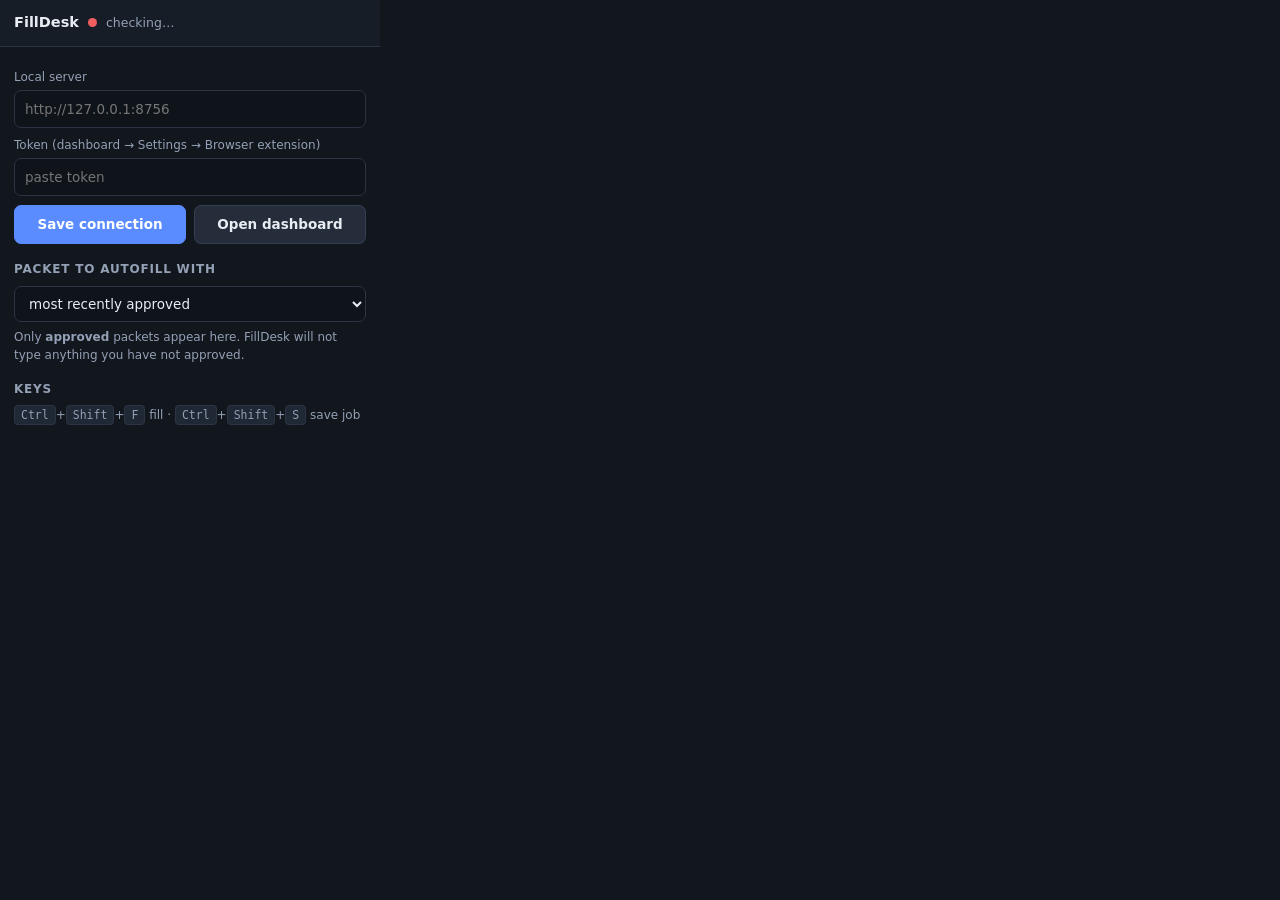
<file: extension/popup.html>
<!doctype html>
<html>
<head>
<meta charset="utf-8">
<title>FillDesk</title>
<link rel="stylesheet" href="popup.css">
</head>
<body>
<header>
  <span class="logo">FillDesk</span>
  <span id="dot" class="dot"></span>
  <span id="status" class="status">checking…</span>
</header>

<main>
  <section id="conn">
    <label>Local server</label>
    <input id="server" placeholder="http://127.0.0.1:8756">
    <label>Token (dashboard → Settings → Browser extension)</label>
    <input id="token" type="password" placeholder="paste token">
    <div class="row">
      <button id="save" class="pri">Save connection</button>
      <button id="dash">Open dashboard</button>
    </div>
  </section>

  <section id="page" class="hidden">
    <h2>This page</h2>
    <div class="row">
      <button id="fill" class="pri">Fill application</button>
      <button id="preview">Preview</button>
    </div>
    <div class="row">
      <button id="savejob">Save this job</button>
      <button id="next">Next page</button>
    </div>
    <div class="row">
      <button id="togglepanel">Toggle panel on page</button>
    </div>
    <div id="pageinfo" class="muted"></div>
  </section>

  <section id="packets">
    <h2>Packet to autofill with</h2>
    <select id="packet"><option value="">most recently approved</option></select>
    <p class="muted">Only <strong>approved</strong> packets appear here. FillDesk will not type anything you have not approved.</p>
    <div id="counts" class="muted"></div>
  </section>

  <section>
    <h2>Keys</h2>
    <p class="muted"><kbd>Ctrl</kbd>+<kbd>Shift</kbd>+<kbd>F</kbd> fill · <kbd>Ctrl</kbd>+<kbd>Shift</kbd>+<kbd>S</kbd> save job</p>
  </section>
</main>

<script src="popup.js"></script>
</body>
</html>
</file>
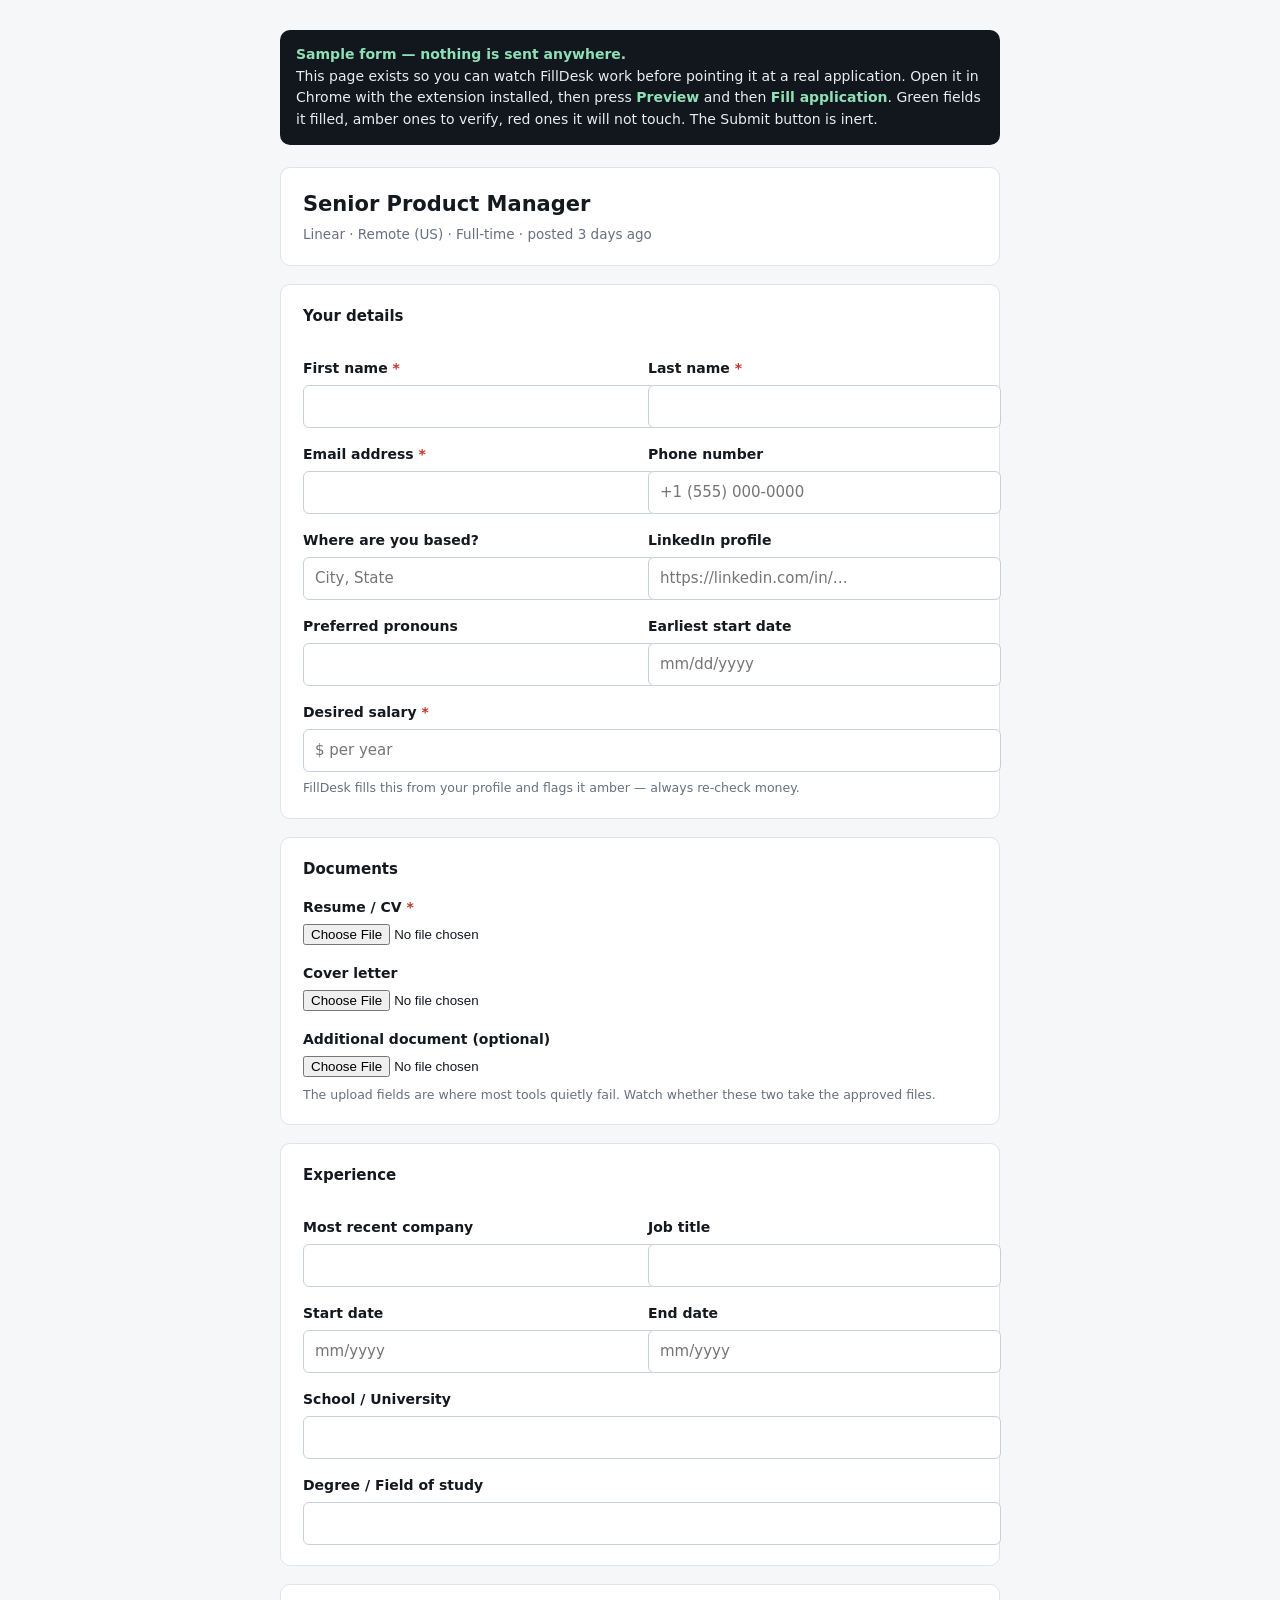
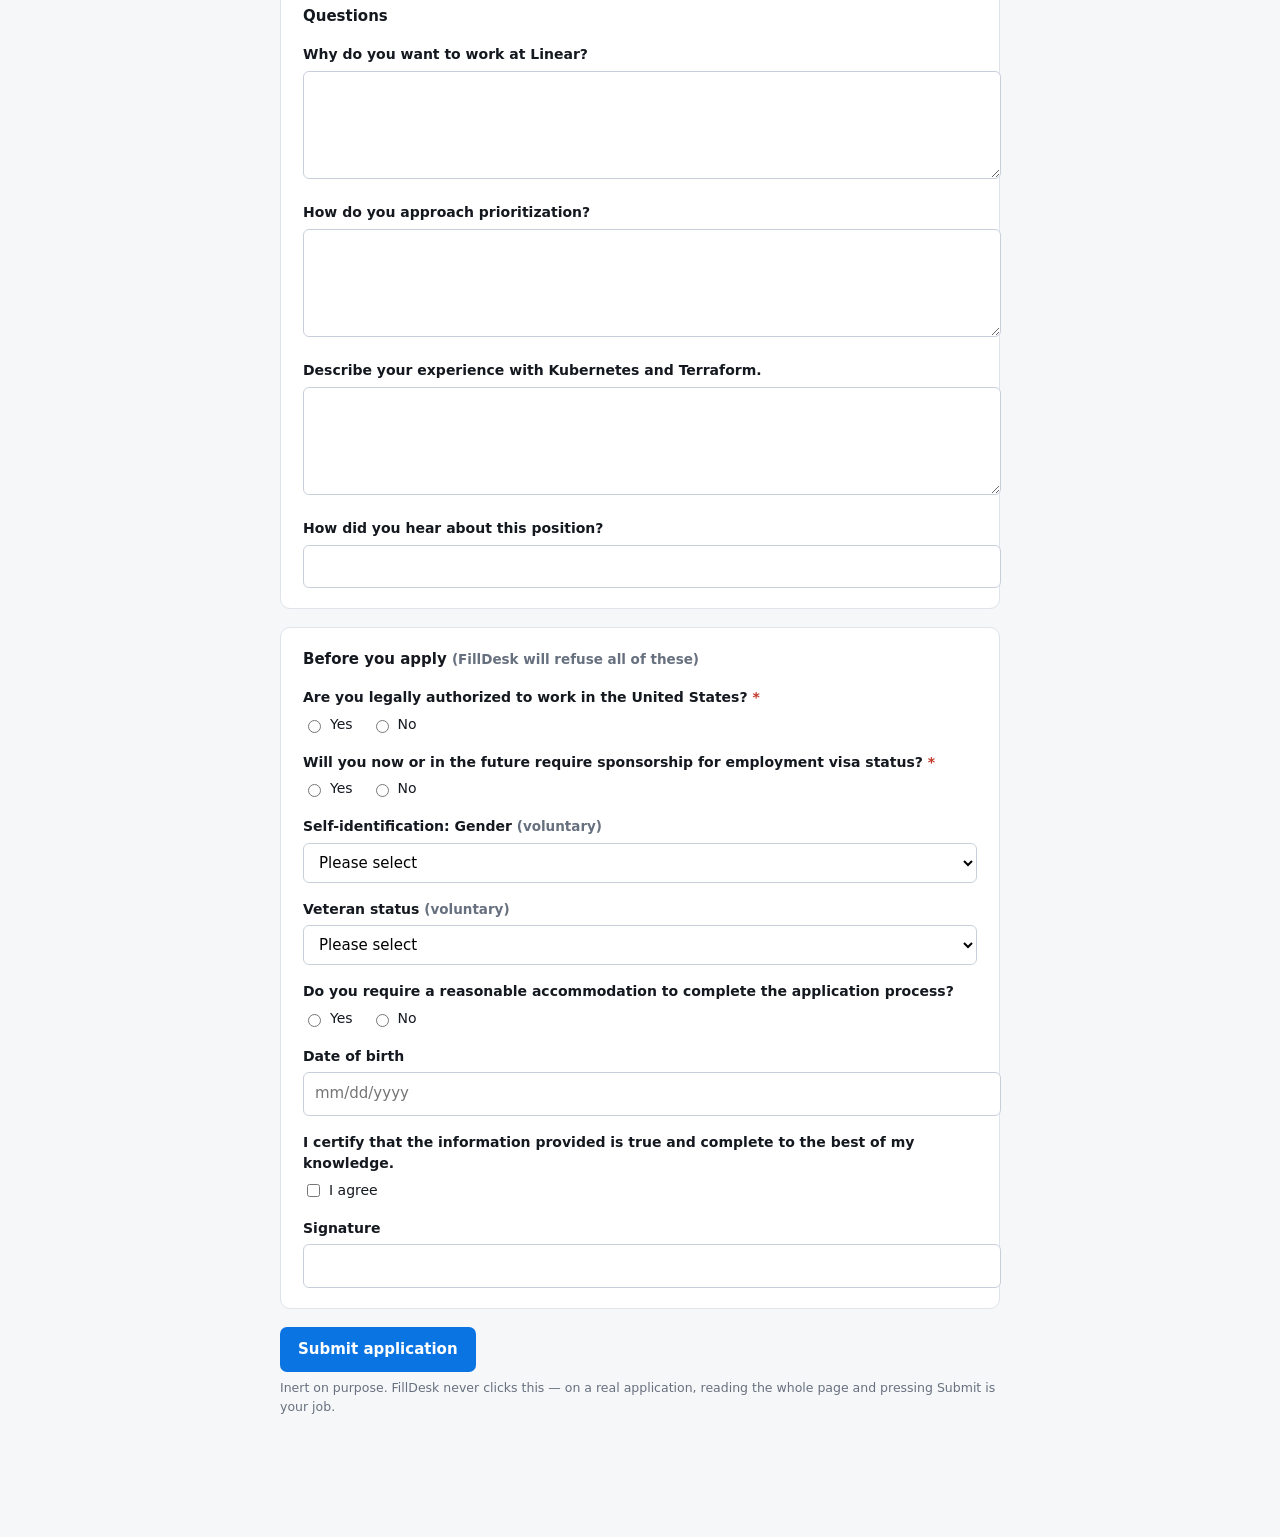
<file: web/preview.html>
<!doctype html>
<html lang="en">
<head>
<meta charset="utf-8">
<title>FillDesk self-test — Senior Product Manager application (sample form)</title>
<style>
  body { font: 15px/1.55 system-ui, sans-serif; background: #f6f7f9; color: #14181f; margin: 0; padding: 30px 18px 120px; }
  .wrap { max-width: 720px; margin: 0 auto; }
  .banner { background: #12161d; color: #e8ecf3; border-radius: 10px; padding: 14px 16px; margin-bottom: 22px; font-size: 14px; }
  .banner b { color: #8fe0b6; }
  .card { background: #fff; border: 1px solid #dfe3ea; border-radius: 10px; padding: 20px 22px; margin-bottom: 18px; }
  h1 { font-size: 21px; margin: 0 0 4px; } h2 { font-size: 15px; margin: 0 0 14px; }
  .muted { color: #67707f; font-size: 13.5px; }
  label { display: block; font-weight: 600; font-size: 14px; margin: 16px 0 5px; }
  input[type=text], input[type=email], input[type=tel], input[type=date], select, textarea {
    width: 100%; padding: 9px 11px; border: 1px solid #c9cfda; border-radius: 6px; font: inherit; background: #fff; }
  textarea { min-height: 88px; }
  .grid { display: grid; grid-template-columns: 1fr 1fr; gap: 0 16px; }
  .radios { display: flex; gap: 18px; margin-top: 4px; font-size: 14.5px; }
  .radios label { display: inline-flex; gap: 6px; align-items: center; font-weight: 400; margin: 0; }
  .req { color: #c0392b; }
  button { background: #0b74e3; color: #fff; border: 0; border-radius: 7px; padding: 11px 18px; font: inherit; font-weight: 600; }
  .note { font-size: 12.5px; color: #67707f; margin-top: 6px; }
</style>
</head>
<body>
<div class="wrap">
  <div class="banner">
    <b>Sample form — nothing is sent anywhere.</b><br>
    This page exists so you can watch FillDesk work before pointing it at a real application.
    Open it in Chrome with the extension installed, then press <b>Preview</b> and then <b>Fill application</b>.
    Green fields it filled, amber ones to verify, red ones it will not touch. The Submit button is inert.
  </div>

  <div class="card">
    <h1>Senior Product Manager</h1>
    <div class="muted">Linear · Remote (US) · Full-time · posted 3 days ago</div>
  </div>

  <form onsubmit="event.preventDefault(); alert('This sample form never submits anything — that is the point.');">
    <div class="card">
      <h2>Your details</h2>
      <div class="grid">
        <div><label>First name <span class="req">*</span></label><input type="text" name="first_name" autocomplete="given-name"></div>
        <div><label>Last name <span class="req">*</span></label><input type="text" name="last_name" autocomplete="family-name"></div>
        <div><label>Email address <span class="req">*</span></label><input type="email" name="email" autocomplete="email"></div>
        <div><label>Phone number</label><input type="tel" name="phone" placeholder="+1 (555) 000-0000"></div>
        <div><label>Where are you based?</label><input type="text" name="location" placeholder="City, State"></div>
        <div><label>LinkedIn profile</label><input type="text" name="linkedin_url" placeholder="https://linkedin.com/in/…"></div>
        <div><label>Preferred pronouns</label><input type="text" name="pronouns"></div>
        <div><label>Earliest start date</label><input type="text" name="start_date" placeholder="mm/dd/yyyy"></div>
      </div>
      <label>Desired salary <span class="req">*</span></label>
      <input type="text" name="salary_expectation" placeholder="$ per year">
      <div class="note">FillDesk fills this from your profile and flags it amber — always re-check money.</div>
    </div>

    <div class="card">
      <h2>Documents</h2>
      <label>Resume / CV <span class="req">*</span></label>
      <input type="file" name="resume" accept=".pdf,.doc,.docx">
      <label>Cover letter</label>
      <input type="file" name="cover_letter" accept=".pdf,.doc,.docx,.txt">
      <label>Additional document (optional)</label>
      <input type="file" name="other_document">
      <div class="note">The upload fields are where most tools quietly fail. Watch whether these two take the approved files.</div>
    </div>

    <div class="card">
      <h2>Experience</h2>
      <div class="grid">
        <div><label>Most recent company</label><input type="text" name="company"></div>
        <div><label>Job title</label><input type="text" name="title"></div>
        <div><label>Start date</label><input type="text" name="start_date_2" placeholder="mm/yyyy"></div>
        <div><label>End date</label><input type="text" name="end_date" placeholder="mm/yyyy"></div>
      </div>
      <label>School / University</label><input type="text" name="school">
      <label>Degree / Field of study</label><input type="text" name="degree">
    </div>

    <div class="card">
      <h2>Questions</h2>
      <label>Why do you want to work at Linear?</label>
      <textarea name="q_why_company"></textarea>
      <label>How do you approach prioritization?</label>
      <textarea name="q_prioritization"></textarea>
      <label>Describe your experience with Kubernetes and Terraform.</label>
      <textarea name="q_k8s"></textarea>
      <label>How did you hear about this position?</label>
      <input type="text" name="how_heard">
    </div>

    <div class="card">
      <h2>Before you apply <span class="muted">(FillDesk will refuse all of these)</span></h2>
      <label>Are you legally authorized to work in the United States? <span class="req">*</span></label>
      <div class="radios">
        <label><input type="radio" name="work_auth" value="yes"> Yes</label>
        <label><input type="radio" name="work_auth" value="no"> No</label>
      </div>
      <label>Will you now or in the future require sponsorship for employment visa status? <span class="req">*</span></label>
      <div class="radios">
        <label><input type="radio" name="sponsorship" value="yes"> Yes</label>
        <label><input type="radio" name="sponsorship" value="no"> No</label>
      </div>
      <label>Self-identification: Gender <span class="muted">(voluntary)</span></label>
      <select name="gender"><option value="">Please select</option><option>Female</option><option>Male</option><option>Non-binary</option><option>Prefer not to say</option></select>
      <label>Veteran status <span class="muted">(voluntary)</span></label>
      <select name="veteran"><option value="">Please select</option><option>I am not a veteran</option><option>I am a veteran</option><option>I am a protected veteran</option><option>Prefer not to say</option></select>
      <label>Do you require a reasonable accommodation to complete the application process?</label>
      <div class="radios">
        <label><input type="radio" name="accommodation" value="yes"> Yes</label>
        <label><input type="radio" name="accommodation" value="no"> No</label>
      </div>
      <label>Date of birth</label>
      <input type="text" name="dob" placeholder="mm/dd/yyyy">
      <label>I certify that the information provided is true and complete to the best of my knowledge.</label>
      <div class="radios"><label><input type="checkbox" name="certify"> I agree</label></div>
      <label>Signature</label>
      <input type="text" name="signature">
    </div>

    <button type="submit">Submit application</button>
    <div class="note">Inert on purpose. FillDesk never clicks this — on a real application, reading the whole page and pressing Submit is your job.</div>
  </form>
</div>
</body>
</html>
</file>
<file: extension/popup.css>
* { box-sizing: border-box; }
body { width: 380px; margin: 0; font: 13.5px/1.5 system-ui, -apple-system, "Segoe UI", Roboto, sans-serif; background: #12161d; color: #e8ecf3; }
header { display: flex; align-items: center; gap: 9px; padding: 12px 14px; background: #171d26; border-bottom: 1px solid #2a3442; }
.logo { font-weight: 700; font-size: 14.5px; }
.dot { width: 9px; height: 9px; border-radius: 50%; background: #ef5f5f; }
.dot.on { background: #2fbf7a; }
.status { color: #93a0b5; font-size: 12.5px; overflow: hidden; text-overflow: ellipsis; white-space: nowrap; }
main { padding: 13px 14px 16px; }
section { margin-bottom: 16px; }
h2 { font-size: 12px; text-transform: uppercase; letter-spacing: .8px; color: #93a0b5; margin: 0 0 8px; }
label { display: block; font-size: 12px; color: #93a0b5; margin: 8px 0 4px; }
input, select { width: 100%; background: #0f141a; border: 1px solid #2a3442; color: #e8ecf3; border-radius: 7px; padding: 8px 10px; font: inherit; }
input:focus, select:focus { outline: none; border-color: #5b8cff; }
.row { display: flex; gap: 8px; margin-top: 9px; }
button { flex: 1; background: #252d3b; border: 1px solid #334052; color: #e8ecf3; border-radius: 7px; padding: 8px 10px; font: inherit; font-weight: 600; cursor: pointer; }
button:hover { background: #2e3849; }
button.pri { background: #5b8cff; border-color: #5b8cff; color: #fff; }
button:disabled { opacity: .5; cursor: default; }
.muted { color: #93a0b5; font-size: 12px; }
.hidden { display: none; }
kbd { background: #202735; border: 1px solid #2a3442; border-radius: 4px; padding: 2px 6px; font-size: 11.5px; }
p { margin: 6px 0; }
#counts { font-size: 12.5px; }
#counts b { color: #8fe0b6; }
</file>
